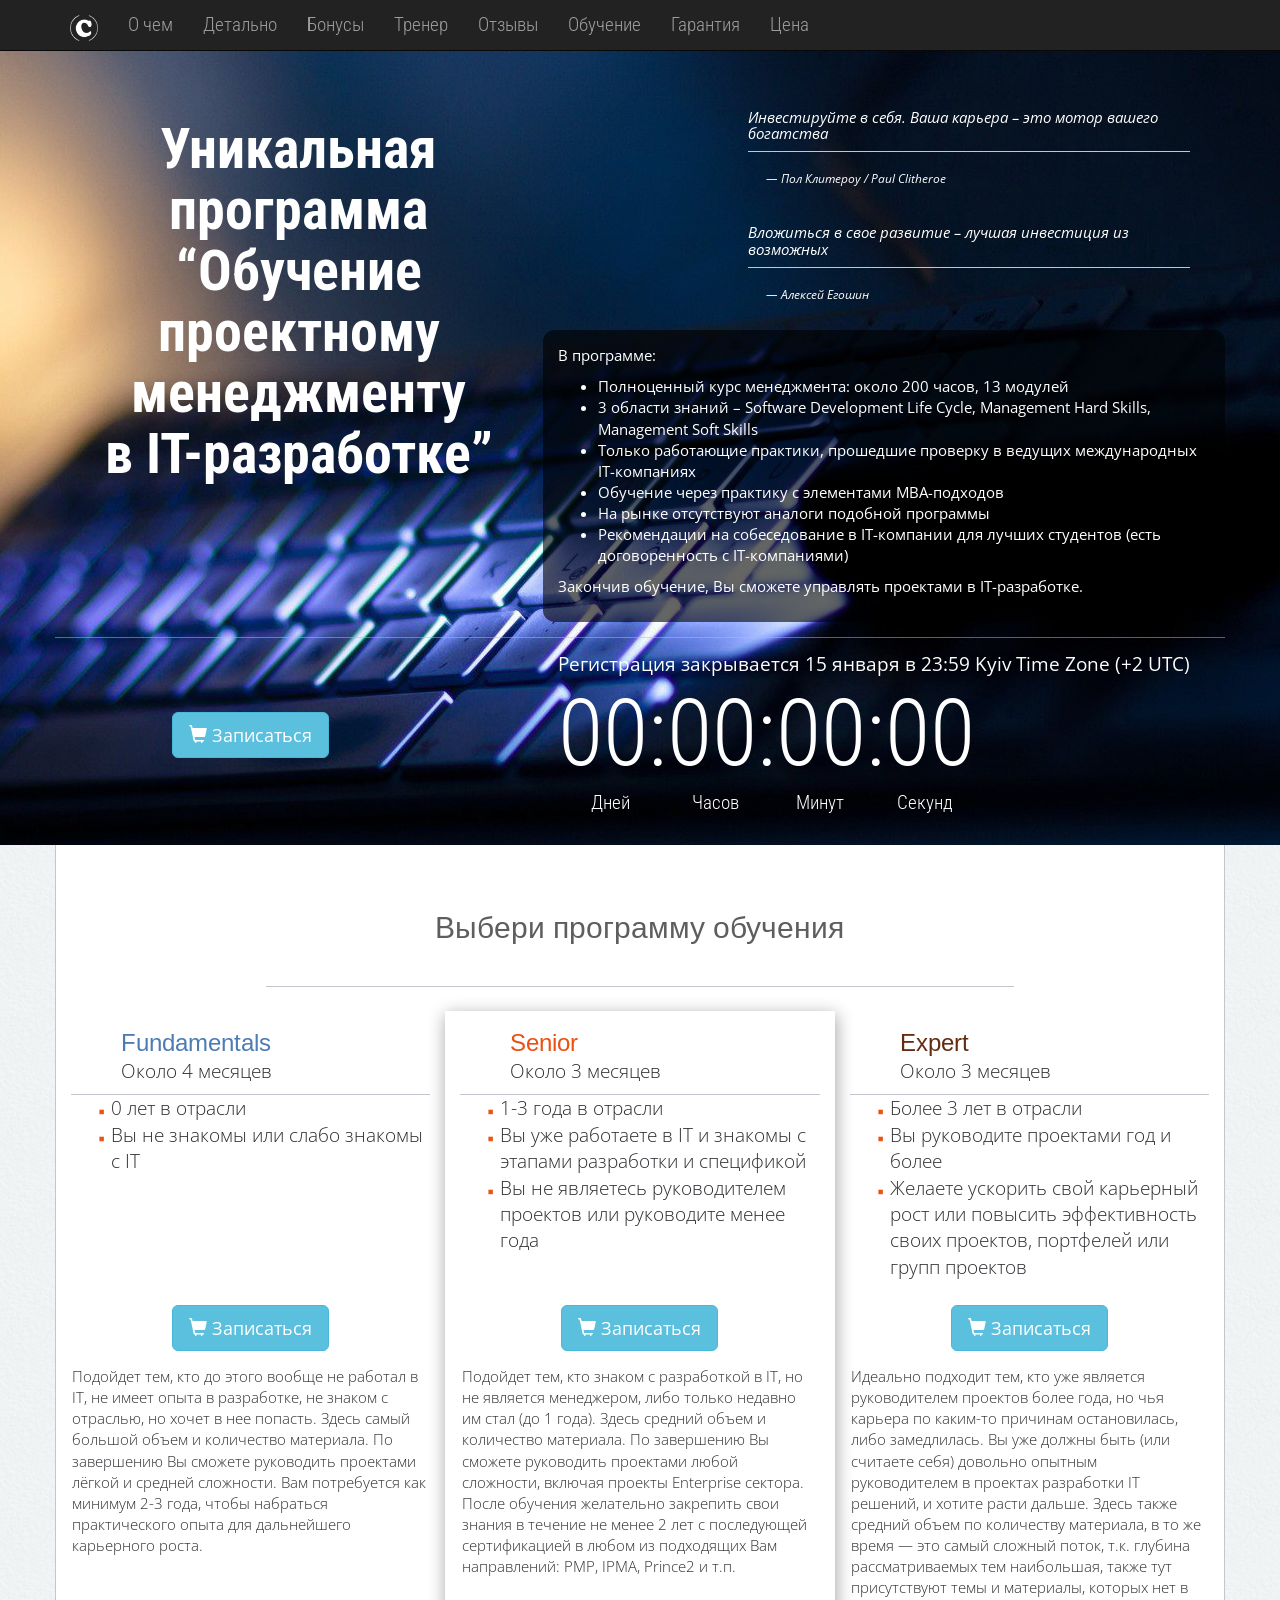
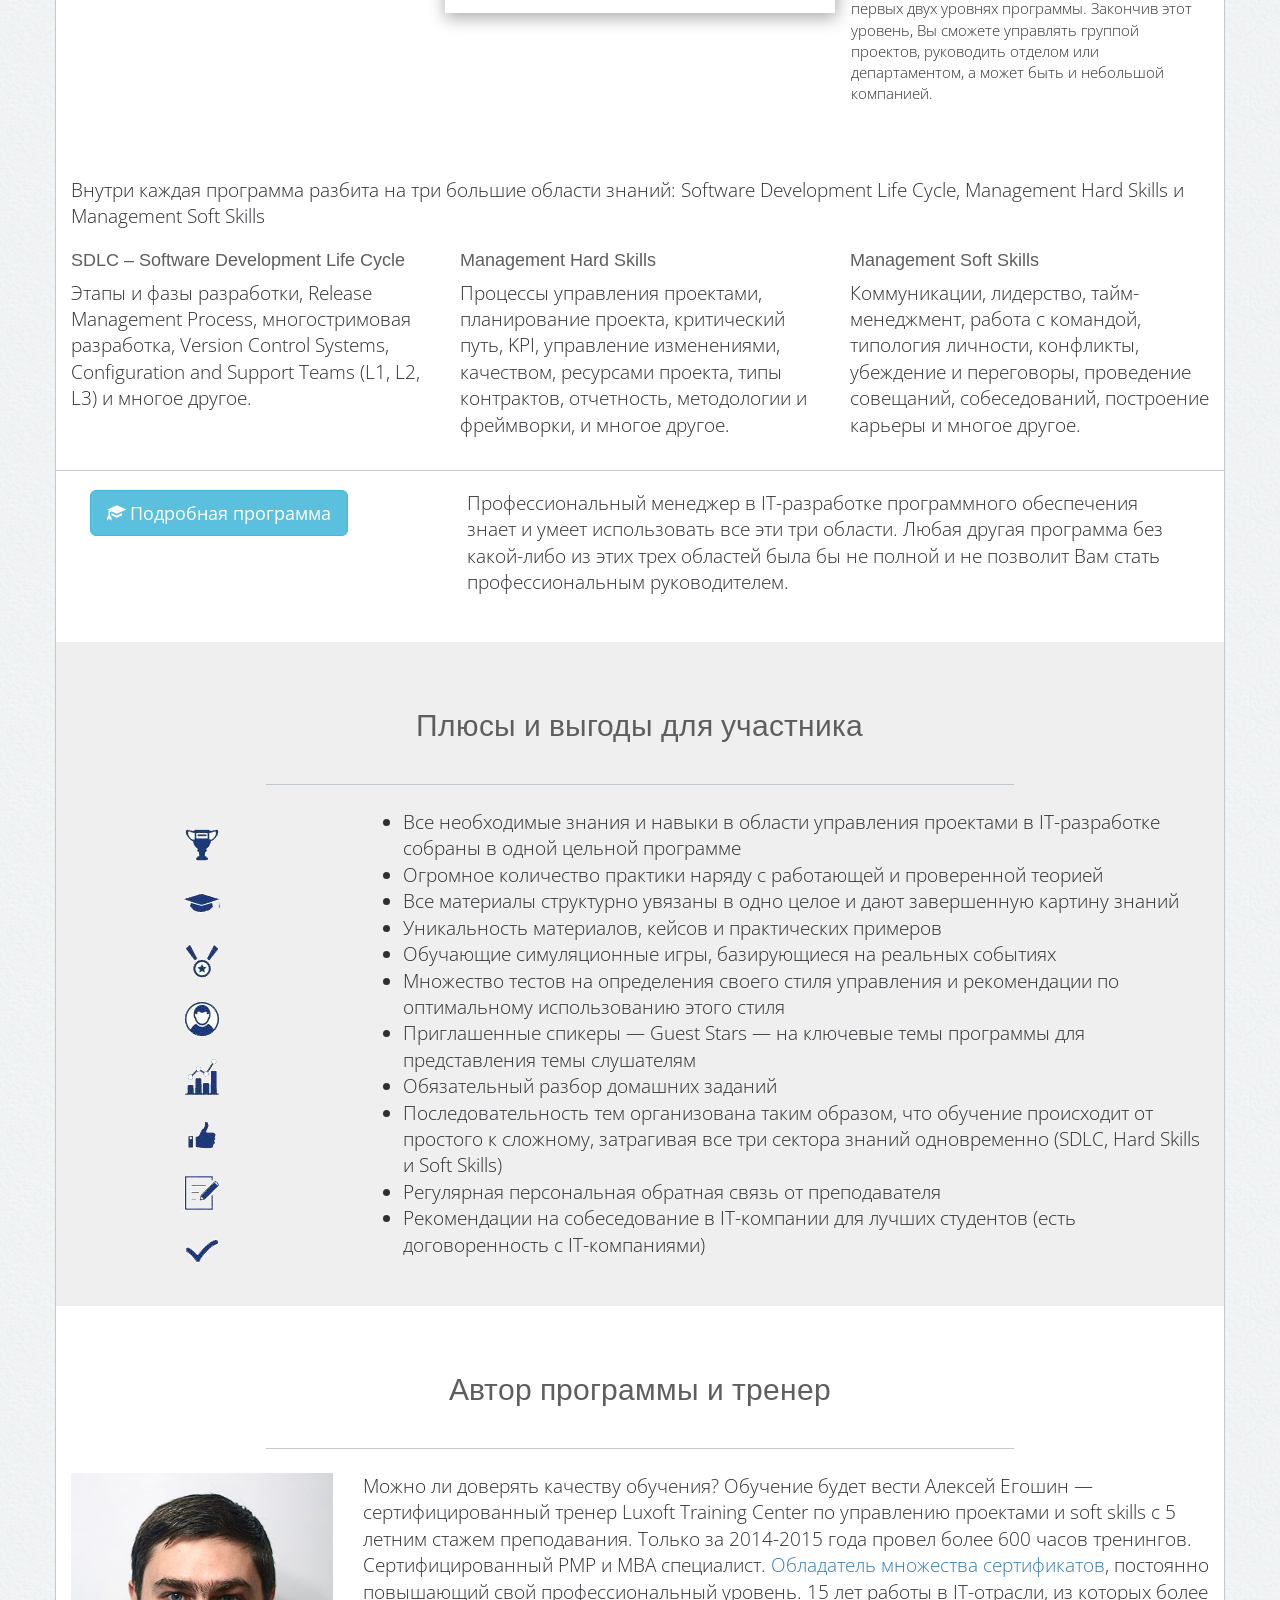
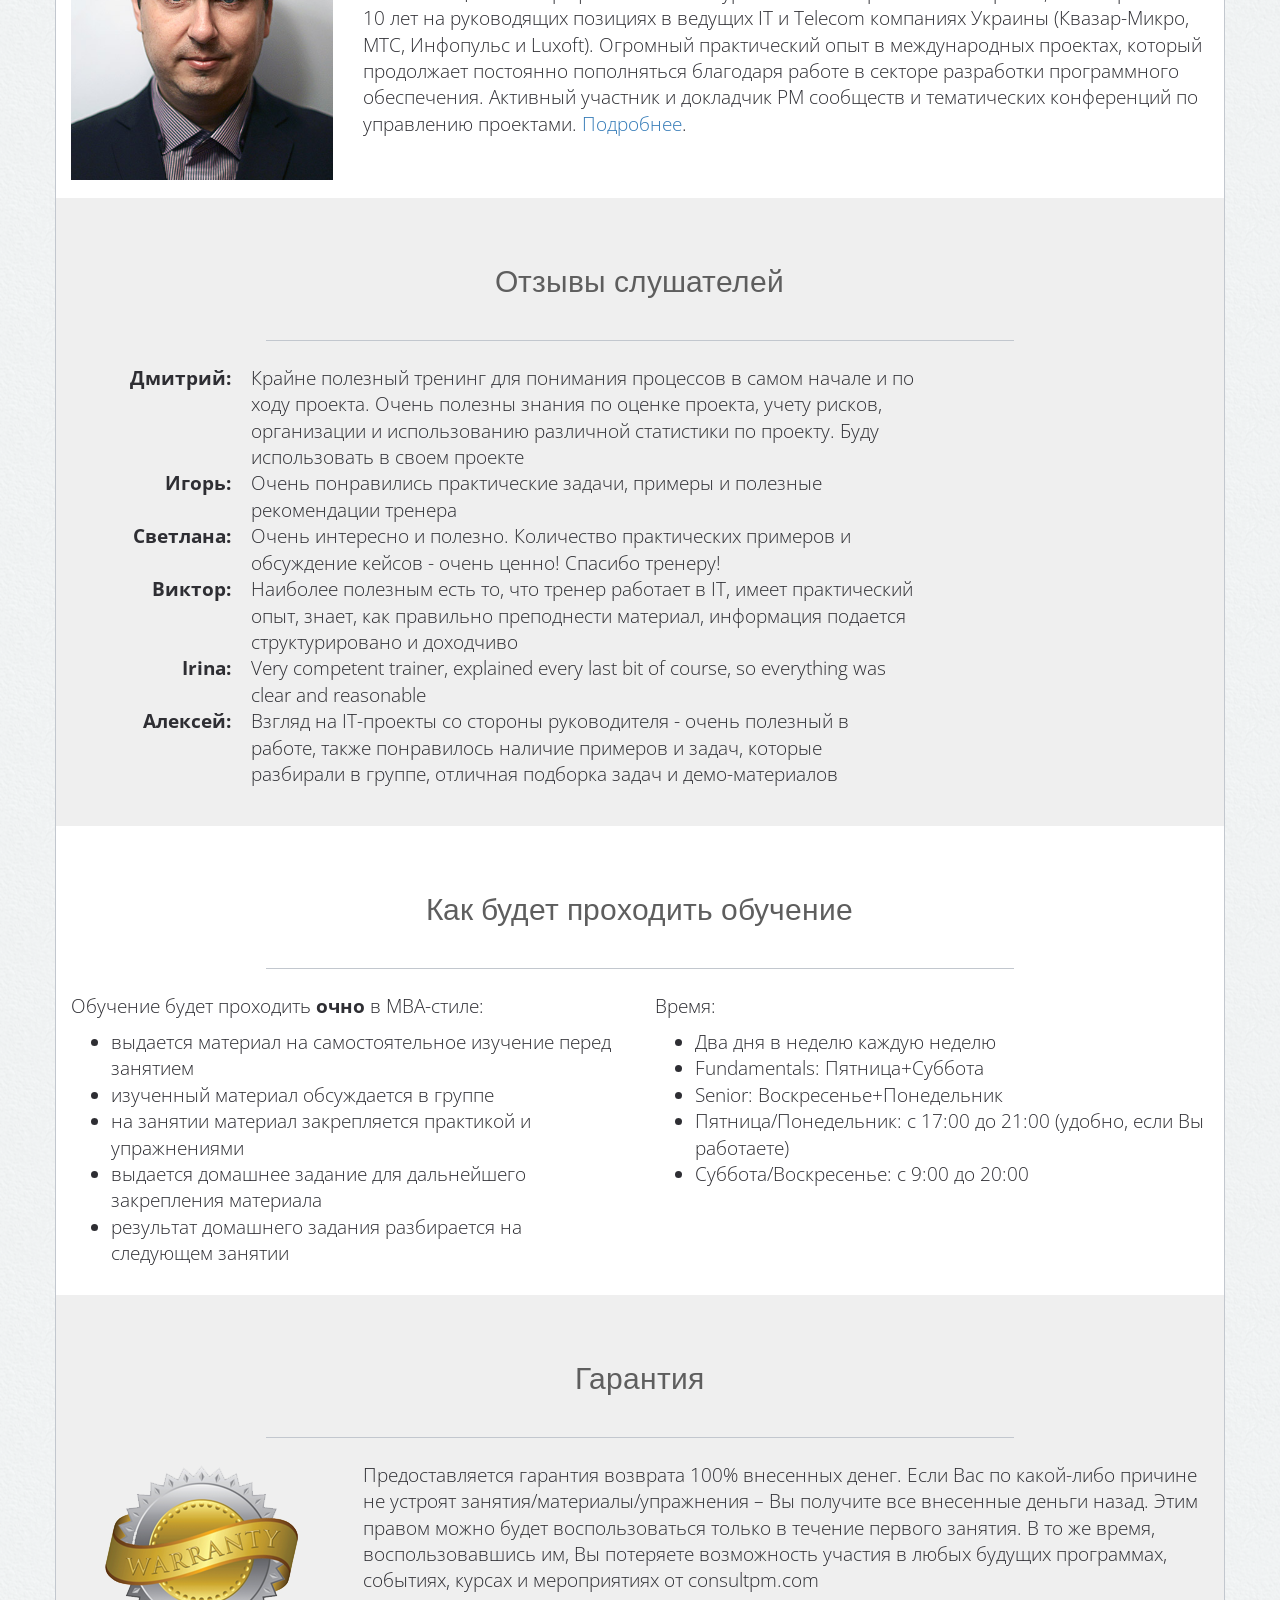
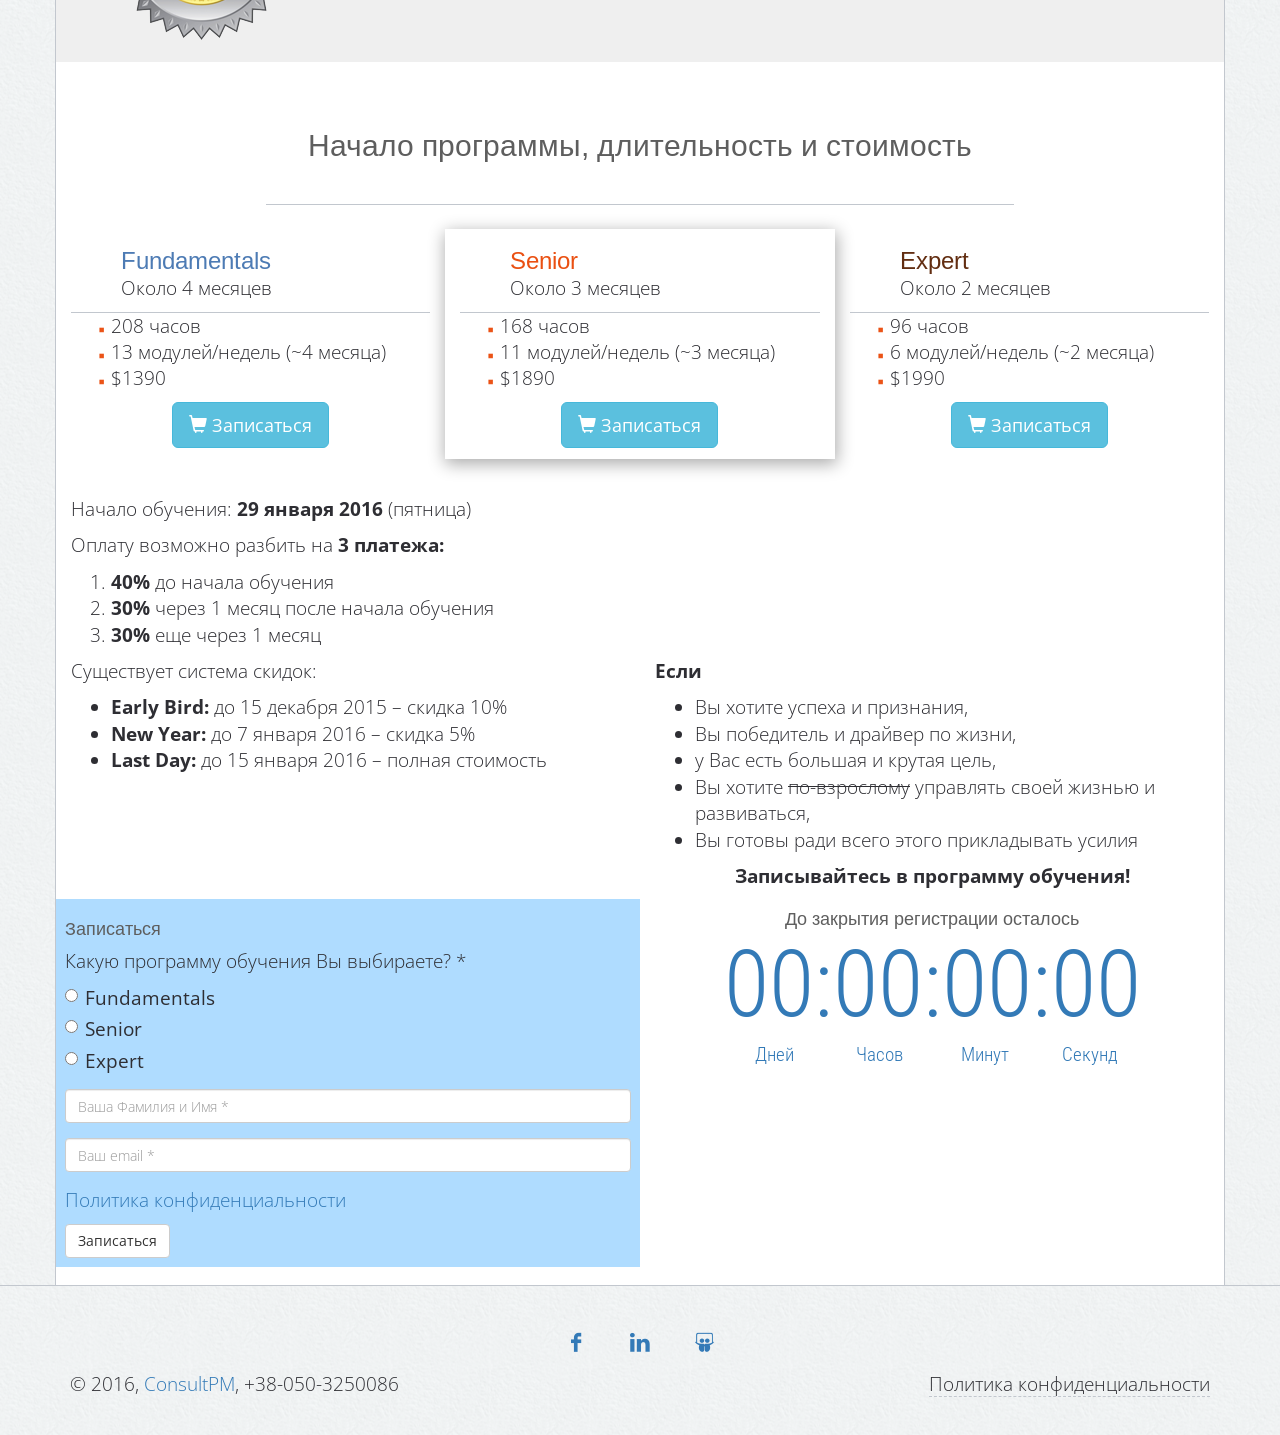
<file: public_html/index.html>
<!DOCTYPE html>
<html lang="en">
	<head>
		<meta charset="utf-8">
		<meta http-equiv="X-UA-Compatible" content="IE=edge">
		<meta name="viewport" content="width=device-width, initial-scale=1">
        <link rel="shortcut icon" href="img/favicon.ico" type="image/x-icon">
		<title>PM EDU 2016</title>
        <link href='https://fonts.googleapis.com/css?family=Arimo:400,700&subset=latin,cyrillic-ext,cyrillic' rel='stylesheet' type='text/css'>
		<link href='https://fonts.googleapis.com/css?family=Open+Sans:400,300,700&subset=latin,cyrillic,cyrillic-ext' rel='stylesheet' type='text/css'>
        <link href='https://fonts.googleapis.com/css?family=Roboto+Condensed:400,300,700&subset=latin,cyrillic,cyrillic-ext' rel='stylesheet' type='text/css'>
        <!-- Latest compiled and minified CSS -->
		<link rel="stylesheet" href="css/bootstrap.min.css">
		<link rel="stylesheet" href="css/styles.css">

		<!--[if lt IE 9]>
		<script src="https://oss.maxcdn.com/html5shiv/3.7.2/html5shiv.min.js"></script>
		<script src="https://oss.maxcdn.com/respond/1.4.2/respond.min.js"></script>
		<![endif]-->
	</head>
	<body>
		<div id="page">
			<div id="wrapper">
				<header>
					<nav class="navbar navbar-inverse navbar-fixed-top">
						<div class="container">
							<div class="navbar-header">
								<button type="button" class="navbar-toggle collapsed" data-toggle="collapse" data-target="#bs-example-navbar-collapse-1" aria-expanded="false">
									<span class="sr-only">Toggle navigation</span>
									<span class="icon-bar"></span>
									<span class="icon-bar"></span>
									<span class="icon-bar"></span>
								</button>
								<a class="navbar-brand" href="http://consultpm.com"><img src="img/logo.png" alt="ConsultPM"></a>
							</div>
							<div class="collapse navbar-collapse" id="bs-example-navbar-collapse-1">
								<ul class="nav navbar-nav scrollnav">
									<li><a href="#about">О чем</a></li>
									<li><a href="#details">Детально</a></li>
									<li><a href="#bonuses">Бонусы</a></li>
									<li><a href="#coach">Тренер</a></li>
									<li><a href="#testimonials">Отзывы</a></li>
									<li><a href="#study">Обучение</a></li>
									<li><a href="#guarantee">Гарантия</a></li>
									<li><a href="#buy">Цена</a></li>
								</ul>
							</div><!-- /.navbar-collapse -->
						</div><!-- /.container -->
					</nav>
				</header>

				<section class="about-container">
					<div class="container">
						<div class="row title">
							<div class="col-md-5"><h1>Уникальная программа <q>Обучение проектному менеджменту <br>в IT-разработке</q></h1></div>
							<div class="col-md-7">
                                <div class="row">
                                    <div class="col-md-9 col-md-offset-3">
                                        <blockquote>
                                            <p>Инвестируйте в себя. Ваша карьера – это мотор вашего богатства</p>
                                            <footer>Пол Клитероу / Paul Clitheroe</footer>
                                        </blockquote>
                                        <blockquote>
                                            <p>Вложиться в свое развитие – лучшая инвестиция из возможных</p>
                                            <footer>Алексей Егошин</footer>
                                        </blockquote>
                                    </div>
                                </div>
                                <div class="row">
                                    <div class="col-md-12 inside">
                                        <p>В программе:</p>
                                        <ul>
                                            <li>Полноценный курс менеджмента: около 200 часов, 13 модулей</li>
                                            <li>3 области знаний – Software Development Life Cycle, Management Hard Skills, Management Soft Skills</li>
                                            <li>Только работающие практики, прошедшие проверку в ведущих международных IT-компаниях</li>
                                            <li>Обучение через практику с элементами MBA-подходов</li>
                                            <li>На рынке отсутствуют аналоги подобной программы</li>
                                            <li>Рекомендации на собеседование в IT-компании для лучших студентов (есть договоренность с IT-компаниями)</li>
                                        </ul>
                                        <p>Закончив обучение, Вы сможете управлять проектами в IT-разработке.</p>
                                    </div>
                                </div>
                            </div>
						</div><!-- /.row -->
						<div class="row">
                            <div class="col-sm-4 buy-button"><a href="#registration" data-toggle="modal" data-target="#registration" class="btn btn-lg btn-info"><i class="glyphicon glyphicon-shopping-cart"></i> Записаться</a></div>
							<div class="col-md-offset-1 col-sm-7">
								<p>Регистрация закрывается 15 января в 23:59 Kyiv Time Zone (+2 UTC)</p>
                                <div class="timer">
                                    <p class="time"></p>
                                    <p class="timer-labels"><span>Дней</span><span>Часов</span><span>Минут</span><span>Секунд</span></p>
                                </div>
                            </div>
						</div><!-- /.row -->
					</div><!-- /.container -->
				</section>

				<section class="details-container">
					<div class="container">
						<div class="row">
                            <div class="col-md-8 col-md-offset-2 col-xs-12">
                                <h2 id="details">Выбери программу обучения</h2>
                            </div>
						</div><!-- /.row -->
						<div class="row study-forms">
							<div class="col-md-4 form fundamental">
								<div class="topic">
									<h3>Fundamentals</h3>
									<div class="form-label">Около 4 месяцев</div>
								</div>

								<ul>
									<li>0 лет в отрасли</li>
									<li>Вы не знакомы или слабо знакомы с IT</li>
								</ul>
								<div class="button">
									<a href="#registration" data-toggle="modal" data-target="#registration" class="btn btn-lg btn-info"><i class="glyphicon glyphicon-shopping-cart"></i> Записаться</a>
								</div>
								<div class="form-description">
									<p>Подойдет тем, кто до этого вообще не работал в IT, не имеет опыта в разработке, не знаком с отраслью, но хочет в нее попасть. Здесь самый большой объем и количество материала. По завершению Вы сможете руководить проектами лёгкой и средней сложности. Вам потребуется как минимум 2-3 года, чтобы набраться практического опыта для дальнейшего карьерного роста.</p>
								</div>
							</div>
							<div class="col-md-4 form senior">
								<div class="topic">
									<h3>Senior</h3>
									<div class="form-label">Около 3 месяцев</div>
								</div>
								<ul>
									<li>1-3 года в отрасли</li>
									<li>Вы уже работаете в IT и знакомы с этапами разработки и спецификой</li>
									<li>Вы не являетесь руководителем проектов или руководите менее года</li>
								</ul>
								<div class="button">
									<a href="#registration" data-toggle="modal" data-target="#registration" class="btn btn-lg btn-info"><i class="glyphicon glyphicon-shopping-cart"></i> Записаться</a>
								</div>
								<div class="form-description">
									<p>Подойдет тем, кто знаком с разработкой в IT, но не является менеджером, либо только недавно им стал (до 1 года). Здесь средний объем и количество материала. По завершению Вы сможете руководить проектами любой сложности, включая проекты Enterprise сектора. После обучения желательно закрепить свои знания в течение не менее 2 лет с последующей сертификацией в любом из подходящих Вам направлений: PMP, IPMA, Prince2 и т.п.</p>
								</div>
							</div>
							<div class="col-md-4 form expert">
								<div class="topic">
									<h3>Expert</h3>
									<div class="form-label">Около 3 месяцев</div>
								</div>
								<ul>
									<li>Более 3 лет в отрасли</li>
									<li>Вы руководите проектами год и более</li>
									<li>Желаете ускорить свой карьерный рост или повысить эффективность своих проектов, портфелей или групп проектов</li>
								</ul>
								<div class="button">
									<a href="#registration" data-toggle="modal" data-target="#registration" class="btn btn-lg btn-info"><i class="glyphicon glyphicon-shopping-cart"></i> Записаться</a>
								</div>
								<div class="form-description">
									<p>Идеально подходит тем, кто уже является руководителем проектов более года, но чья карьера по каким-то причинам остановилась, либо замедлилась. Вы уже должны быть (или считаете себя) довольно опытным руководителем в проектах разработки IT решений, и хотите расти дальше. Здесь также средний объем по количеству материала, в то же время — это самый сложный поток, т.к. глубина рассматриваемых тем наибольшая, также тут присутствуют темы и материалы, которых нет в первых двух уровнях программы. Закончив этот уровень, Вы сможете управлять группой проектов, руководить отделом или департаментом, а может быть и небольшой компанией.</p>
								</div>
							</div>
						</div><!-- /.row -->
						<div class="row">
                            <div class="col-md-12">
                                <p>Внутри каждая программа разбита на три большие области знаний: Software Development Life Cycle, Management Hard Skills и Management Soft Skills</p>
                            </div>
						</div><!-- /.row -->
                        <div class="row">
                            <div class="col-md-4">
                                <h4>SDLC – Software Development Life Cycle</h4>
                                <p>Этапы и фазы разработки, Release Management Process, многостримовая разработка, Version Control Systems, Configuration and Support Teams (L1, L2, L3) и многое другое.</p>
                            </div>
                            <div class="col-md-4">
                                <h4>Management Hard Skills</h4>
                                <p>Процессы управления проектами, планирование проекта, критический путь, KPI, управление изменениями, качеством, ресурсами проекта, типы контрактов, отчетность, методологии и фреймворки, и многое другое.</p>
                            </div>
                            <div class="col-md-4">
                                <h4>Management Soft Skills</h4>
                                <p>Коммуникации, лидерство, тайм-менеджмент, работа с командой, типология личности, конфликты, убеждение и переговоры, проведение совещаний, собеседований, построение карьеры и многое другое.</p>
                            </div>
                        </div><!-- /.row -->
                        <div class="row program">
                            <div class="col-md-4">
                                <button type="button" class="btn btn-info btn-lg" data-toggle="modal" data-target="#program">
                                    <i class="glyphicon glyphicon-education"></i> Подробная программа
                                </button>

                                <div class="modal fade" id="program" tabindex="-1" role="dialog" aria-labelledby="programLabel">
                                    <div class="modal-dialog" role="document">
                                        <div class="modal-content">
                                            <div class="modal-header">
                                                <button type="button" class="close" data-dismiss="modal" aria-label="Close"><span aria-hidden="true">&times;</span></button>
                                                <h4 class="modal-title" id="programLabel">Подробная структура программы обучения</h4>
                                            </div>
                                            <div class="modal-body">
                                                <p>Какие навыки Вы сможете добавить в свое резюме по окончанию обучения в программе</p>
                                                <h5>Программа «Fundamentals» и «Senior»</h5>
                                                <p>Общие названия тем в программе «Fundamentals» и «Expert», но очень разная глубина проработки материала для слушателей.</p>
                                                <p>В программе «Fundamentals» – много времени запланировано на разбор сути понятий, объяснение концепций и взаимосвязей, чтобы у слушателей сформировалось понимание и навыки, закрепляемые в дальнейшем на практике.</p>
                                                <p>В программе «Senior» расширяются темы программы «Fundamentals». Глубина разбора информации значительно больше, больше практики. Меньше теории и объяснения понятий - предполагается, что слушатели уже знают и понимают большинство вещей, имеют соответствующий опыт.</p>
                                                <h6>SDLC:</h6>
                                                <ul>
                                                    <li>Цикл Деминга, цикл Колба</li>
                                                    <li>Этапы и фазы разработки</li>
                                                    <li>Environments: DEV, QA, SIT, UAT, PROD</li>
                                                    <li>Зависимости и переходы между этапами разработки</li>
                                                    <li>Redline, Deadline, Baseline, Release, Production</li>
                                                    <li>Release Management Process</li>
                                                    <li>Высокоуровневые шаги при разработке релиза</li>
                                                    <li>Коммуникации: «Правила игры» и обработка исключительных ситуаций</li>
                                                    <li>Многостримовая разработка</li>
                                                    <li>Итерационная разработка</li>
                                                    <li>Интеграция с другими системами</li>
                                                    <li>Builds & Branching</li>
                                                    <li>Version Control Systems</li>
                                                    <li>Работа со спецификациями</li>
                                                    <li>Приоритезация требований</li>
                                                    <li>Прототипирование</li>
                                                    <li>Балансировка ресурсов</li>
                                                    <li>Configuration Team</li>
                                                    <li>Support Teams: L1, L2, L3</li>
                                                </ul>
                                                <h6>Hard Skills:</h6>
                                                <ul>
                                                    <li>Успех проекта (инвестор, заказчик, PM)</li>
                                                    <li>Цели проекта</li>
                                                    <li>SMART</li>
                                                    <li>Результаты проекта</li>
                                                    <li>Этапы, фазы, жизненный цикл проекта</li>
                                                    <li>Процессы управления проектами</li>
                                                    <li>Структуры организаций (проектная, функциональная, смешанная, …)</li>
                                                    <li>Заинтересованные стороны проекта и управление ими</li>
                                                    <li>Планирование проекта (PERT, UseCasePoints, 5 sigma, …)</li>
                                                    <li>Критический путь</li>
                                                    <li>Индексы SPI, CPI</li>
                                                    <li>Change Requests, Change Control Board</li>
                                                    <li>Работа с изменениями в проекте</li>
                                                    <li>Письменная коммуникация</li>
                                                    <li>Управление рисками/возможностями</li>
                                                    <li>SWOT, 5 Why, SSCC, Fishbone, …</li>
                                                    <li>Контроль и отчетность</li>
                                                    <li>Управление качеством</li>
                                                    <li>KPI и SLA</li>
                                                    <li>Ресурсы проекта, Configuration Management</li>
                                                    <li>Типы контрактов (FP, T&amp;M, …), затраты, P&amp;L, финансы</li>
                                                    <li>Методологии и фреймворки (Agile, Scrum, Waterfall, Kanban, …)</li>
                                                </ul>
                                                <h6>Soft Skills:</h6>
                                                <ul>
                                                    <li>Ориентация на результат</li>
                                                    <li>Доверие и прозрачность</li>
                                                    <li>Коммуникации (с заказчиком, с начальством, с командой)</li>
                                                    <li>Полномочия, ответственность</li>
                                                    <li>Лидерство</li>
                                                    <li>Тайм-менеджмент</li>
                                                    <li>Самоконтроль</li>
                                                    <li>Работа в потоке</li>
                                                    <li>Мотивация, демотивация и профвыгорание (burnout)</li>
                                                    <li>Умение выступать, проведение презентаций, elevator speech</li>
                                                    <li>Типология личности, DISC</li>
                                                    <li>Метапрограммы</li>
                                                    <li>Делегирование</li>
                                                    <li>Обратная связь</li>
                                                    <li>Наставничество</li>
                                                    <li>Встречи 1:1 (с заказчиком, с начальством, с подчиненными)</li>
                                                    <li>Принципы конструктива</li>
                                                    <li>Разрешение проблем и конфликтов, тлеющие конфликты</li>
                                                    <li>Убеждение, подстройка</li>
                                                    <li>Переговоры</li>
                                                    <li>Групповая динамика</li>
                                                    <li>Создание команды</li>
                                                    <li>Командный констркутор</li>
                                                    <li>Распределенные команды</li>
                                                    <li>Проведение совещаний</li>
                                                    <li>Проведение собеседований</li>
                                                    <li>Компетентность, интерес</li>
                                                    <li>Оценка производительности подчиненных (appraisals)</li>
                                                </ul>
                                                <h5>Программа «Expert»</h5>
                                                <p>В программу «Expert» входит также все самое важное из программы уровня «Senior»</p>
                                                <h6>SDLC:</h6>
                                                <ul>
                                                    <li>Экзотические SDLC</li>
                                                </ul>
                                                <h6>Hard Skills:</h6>
                                                <ul>
                                                    <li>Жизненный цикл компании/департамента/подразделения</li>
                                                    <li>Управление группой проектов (портфелем, программой)</li>
                                                    <li>Виды/варианты приоритезации задач</li>
                                                    <li>Управление персоналом, backfill, ramp-up, ramp-down, forecasting, …</li>
                                                    <li>Теория Минцберга для огранизаций</li>
                                                    <li>Проведение аудитов проектов</li>
                                                    <li>Проект как сервис и сервис как проект</li>
                                                </ul>
                                                <h6>Soft Skills:</h6>
                                                <ul>
                                                    <li>Власть, влияние</li>
                                                    <li>Стресс, работа со стрессом</li>
                                                    <li>Унылая работа</li>
                                                    <li>Идеальный руководитель (типология Адизеса)</li>
                                                    <li>Манипуляции</li>
                                                    <li>Жесткие переговоры</li>
                                                    <li>Работа с заказчиком, продажи</li>
                                                    <li>Превращение сложного заказчика в адекватного</li>
                                                    <li>Сервисный подход</li>
                                                    <li>Межкультурные различия</li>
                                                    <li>Коучинг, менторинг и развитие сотрудников</li>
                                                    <li>Миссия, видение</li>
                                                    <li>Ценности, этика, этика веры</li>
                                                    <li>Построение карьеры</li>
                                                    <li>Управление организационными изменениями</li>
                                                </ul>
                                            </div>
                                        </div>
                                    </div>
                                </div><!-- /.modal -->

                            </div>
                            <div class="col-md-8">
                                <p>Профессиональный менеджер в IT-разработке программного обеспечения знает и умеет использовать все эти три области. Любая другая программа без какой-либо из этих трех областей была бы не полной и не позволит Вам стать профессиональным руководителем.</p>
                            </div>
                        </div><!-- /.row -->
					</div><!-- /.container -->
				</section>

				<section class="bonuses-container">
					<div class="container">
                        <div class="row">
                            <div class="col-md-8 col-md-offset-2 col-xs-12">
                                <h2 id="bonuses">Плюсы и выгоды для участника</h2>
                            </div>
                        </div><!-- /.row -->
                        <div class="row">
                            <div class="col-sm-3 images hidden-xs">
                                <i class="icon"></i>
                                <i class="icon"></i>
                                <i class="icon"></i>
                                <i class="icon"></i>
                                <i class="icon"></i>
                                <i class="icon"></i>
                                <i class="icon"></i>
                                <i class="icon"></i>
                            </div>
                            <div class="col-sm-9 col-xs-12">
                                <ul>
                                    <li>Все необходимые знания и навыки в области управления проектами в IT-разработке собраны в одной цельной программе</li>
                                    <li>Огромное количество практики наряду с работающей и проверенной теорией</li>
                                    <li>Все материалы структурно увязаны в одно целое и дают завершенную картину знаний</li>
                                    <li>Уникальность материалов, кейсов и практических примеров</li>
                                    <li>Обучающие симуляционные игры, базирующиеся на реальных событиях</li>
                                    <li>Множество тестов на определения своего стиля управления и рекомендации по оптимальному использованию этого стиля</li>
                                    <li>Приглашенные спикеры — Guest Stars — на ключевые темы программы для представления темы слушателям</li>
                                    <li>Обязательный разбор домашних заданий</li>
                                    <li>Последовательность тем организована таким образом, что обучение происходит от простого к сложному, затрагивая все три сектора знаний одновременно (SDLC, Hard Skills и Soft Skills)</li>
                                    <li>Регулярная персональная обратная связь от преподавателя</li>
                                    <li>Рекомендации на собеседование в IT-компании для лучших студентов (есть договоренность с IT-компаниями)</li>
                                </ul>
                            </div>
                        </div><!-- /.row -->
					</div>
				</section>

				<section class="coach-container">
					<div class="container">
                        <div class="row">
                            <div class="col-md-8 col-md-offset-2 col-xs-12">
                                <h2 id="coach">Автор программы и тренер</h2>
                            </div>
                        </div><!-- /.row -->
                        <div class="row">
							<div class="col-xs-12 col-sm-3 photo-coach"><img src="img/coach.jpg" alt="Coach" class="img-responsive" /></div>
                            <div class="col-xs-12 col-sm-9">
                                <p>Можно ли доверять качеству обучения? Обучение будет вести Алексей Егошин &mdash; сертифицированный тренер Luxoft Training Center по управлению проектами и soft skills с 5 летним стажем преподавания. Только за 2014-2015 года провел более 600 часов тренингов. Сертифицированный PMP и MBA специалист. <a href="https://drive.google.com/folderview?id=0B0EfTeQW1vKKWmQ3RWpvZ3Z3WlU&usp=sharing">Обладатель множества сертификатов</a>, постоянно повышающий свой профессиональный уровень. 15 лет работы в IT-отрасли, из которых более 10 лет на руководящих позициях в ведущих IT и Telecom компаниях Украины (Квазар-Микро, MTC, Инфопульс и Luxoft). Огромный практический опыт в международных проектах, который продолжает постоянно пополняться благодаря работе в секторе разработки программного обеспечения. Активный участник и докладчик PM сообществ и тематических конференций по управлению проектами. <a href="http://consultpm.com/about/">Подробнее</a>.</p>
                            </div>
                        </div><!-- /.row -->
					</div>
				</section>

				<section class="testimonials-container">
					<div class="container">
                        <div class="row">
                            <div class="col-md-8 col-md-offset-2 col-xs-12">
                                <h2 id="testimonials">Отзывы слушателей</h2>
                            </div>
                        </div><!-- /.row -->
                        <div class="row">
                            <div class="col-md-9">
                                <dl class="dl-horizontal">
                                    <dt>Дмитрий:</dt>
                                    <dd>Крайне полезный тренинг для понимания процессов в самом начале и по ходу проекта. Очень полезны знания по оценке проекта, учету рисков, организации и использованию различной статистики по проекту. Буду использовать в своем проекте</dd>
                                    <dt>Игорь:</dt>
                                    <dd>Очень понравились практические задачи, примеры и полезные рекомендации тренера</dd>
                                    <dt>Светлана:</dt>
                                    <dd>Очень интересно и полезно. Количество практических примеров и обсуждение кейсов - очень ценно! Спасибо тренеру!</dd>
                                    <dt>Виктор:</dt>
                                    <dd>Наиболее полезным есть то, что тренер работает в IT, имеет практический опыт, знает, как правильно преподнести материал, информация подается структурировано и доходчиво</dd>
                                    <dt>Irina:</dt>
                                    <dd>Very competent trainer, explained every last bit of course, so everything was clear and reasonable</dd>
                                    <dt>Алексей:</dt>
                                    <dd>Взгляд на IT-проекты со стороны руководителя - очень полезный в работе, также понравилось наличие примеров и задач, которые разбирали в группе, отличная подборка задач и демо-материалов</dd>
                                </dl>
                            </div>
                            <div class="col-md-3"></div>
                        </div><!-- /.row -->
					</div>
				</section>

				<section class="study-container">
					<div class="container">
                        <div class="row">
                            <div class="col-md-8 col-md-offset-2 col-xs-12">
                                <h2 id="study">Как будет проходить обучение</h2>
                            </div>
                        </div><!-- /.row -->
                        <div class="row">
                            <div class="col-md-6">
                                <p>Обучение будет проходить <strong>очно</strong> в MBA-стиле:</p>
				<ul>
                                    <li>выдается материал на самостоятельное изучение перед занятием</li>
                                    <li>изученный материал обсуждается в группе</li>
                                    <li>на занятии материал закрепляется практикой и упражнениями</li>
                                    <li>выдается домашнее задание для дальнейшего закрепления материала</li>
                                    <li>результат домашнего задания разбирается на следующем занятии</li>
                                </ul>
                            </div>
                            <div class="col-md-6">
                                <p>Время:</p>
                                <ul>
                                    <li>Два дня в неделю каждую неделю</li>
                                    <li>Fundamentals: Пятница+Суббота</li>
                                    <li>Senior: Воскресенье+Понедельник</li>
                                    <li>Пятница/Понедельник: с 17:00 до 21:00 (удобно, если Вы работаете)</li>
                                    <li>Суббота/Воскресенье: с 9:00 до 20:00</li>
                                </ul>
                            </div>
                        </div>
					</div>
				</section>

				<section class="guarantee-container">
					<div class="container">
                        <div class="row">
							<div class="col-md-8 col-md-offset-2 col-xs-12">
								<h2 id="guarantee">Гарантия</h2>
                            </div>
                        </div><!-- /.row -->
                        <div class="row">
                            <div class="col-md-3 hidden-xs"><img src="img/warranty.png" alt="Гарантия" class="img-responsive"></div>
                            <div class="col-md-9 col-xs-12">
								<p>Предоставляется гарантия возврата 100% внесенных денег. Если Вас по какой-либо причине не устроят занятия/материалы/упражнения – Вы получите все внесенные деньги назад. Этим правом можно будет воспользоваться только в течение первого занятия. В то же время, воспользовавшись им, Вы потеряете возможность участия в любых будущих программах, событиях, курсах и мероприятиях от consultpm.com</p>
							</div>
                        </div><!-- /.row -->
					</div>
				</section>

				<section class="buy-container">
					<div class="container">
                        <div class="row">
                            <div class="col-md-8 col-md-offset-2 col-xs-12">
                                <h2 id="buy">Начало программы, длительность и стоимость</h2>
                            </div>
                        </div><!-- /.row -->
                        <div class="row study-forms study-prices">
							<div class="col-md-4 form fundamental">
								<div class="topic">
									<h3>Fundamentals</h3>
									<div class="form-label">Около 4 месяцев</div>
								</div>
								<ul>
									<li>208 часов</li>
									<li>13 модулей/недель (~4 месяца)</li>
                                    <li class="price"><span class="currency">$</span>1390</li>
								</ul>
								<div class="button">
									<a href="#registration" data-toggle="modal" data-target="#registration" class="btn btn-lg btn-info"><i class="glyphicon glyphicon-shopping-cart"></i> Записаться</a>
								</div>
							</div>
							<div class="col-md-4 form senior">
								<div class="topic">
									<h3>Senior</h3>
									<div class="form-label">Около 3 месяцев</div>
								</div>
								<ul>
									<li>168 часов</li>
									<li>11 модулей/недель (~3 месяца)</li>
                                    <li class="price"><span class="currency">$</span>1890</li>
								</ul>
								<div class="button">
									<a href="#registration" data-toggle="modal" data-target="#registration" class="btn btn-lg btn-info"><i class="glyphicon glyphicon-shopping-cart"></i> Записаться</a>
								</div>
							</div>
							<div class="col-md-4 form expert">
								<div class="topic">
									<h3>Expert</h3>
									<div class="form-label">Около 2 месяцев</div>
								</div>
								<ul>
									<li>96 часов</li>
									<li>6 модулей/недель (~2 месяца)</li>
                                    <li class="price"><span class="currency">$</span>1990</li>
								</ul>
								<div class="button">
									<a href="#registration" data-toggle="modal" data-target="#registration" class="btn btn-lg btn-info"><i class="glyphicon glyphicon-shopping-cart"></i> Записаться</a>
								</div>
							</div>
						</div><!-- /.row -->
                        <div class="row">
                            <div class="col-md-6">
                                <p>Начало обучения: <strong>29 января 2016</strong> (пятница)</p>
                                <p>Оплату возможно разбить на <strong>3 платежа:</strong></p>
                                <ol>
                                    <li><strong>40%</strong> до начала обучения</li>
                                    <li><strong>30%</strong> через 1 месяц после начала обучения</li>
                                    <li><strong>30%</strong> еще через 1 месяц</li>
                                </ol>
                            </div>
                        </div><!-- /.row -->
                        <div class="row">
                            <div class="col-md-6">
								<p>Существует система скидок:</p>
                                <ul>
                                    <li><strong>Early Bird:</strong> до 15 декабря 2015 – скидка 10%</li>
                                    <li><strong>New Year:</strong> до 7 января 2016 – скидка 5%</li>
                                    <li><strong>Last Day:</strong> до 15 января 2016 – полная стоимость</li>
                                </ul>
                            </div>
                            <div class="col-md-6">
                                <p><strong>Если</strong></p>
                                <ul>
                                    <li>Вы хотите успеха и признания,</li>
                                    <li>Вы победитель и драйвер по жизни,</li>
                                    <li>у Вас есть большая и крутая цель,</li>
                                    <li>Вы хотите <del>по-взрослому</del> управлять своей жизнью и развиваться,</li>
                                    <li>Вы готовы ради всего этого прикладывать усилия</li>
                                </ul>
                                <p style="text-align: center;"><strong>Записывайтесь в программу обучения!</strong></p>
                            </div>
                        </div><!-- /.row -->


                        <div class="modal fade" id="registration" tabindex="-1" role="dialog" aria-labelledby="registrationLabel">
                            <div class="modal-dialog" role="document">
                                <div class="modal-content">
                                    <div class="modal-header">
                                        <button type="button" class="close" data-dismiss="modal" aria-label="Close"><span aria-hidden="true">&times;</span></button>
                                        <h4 class="modal-title" id="registrationLabel">Записаться</h4>
                                    </div>
                                    <div class="modal-body">
                                        <script type="text/javascript">var submitted=false;</script>
                                        <iframe name="hidden_iframe" id="hidden_iframe" style="display:none;" onload="if(submitted) {window.location='http://consultpm.com/pm-edu-2016-ok/';}"></iframe>
                                        <form action="https://docs.google.com/forms/d/1lBZnFWBMQSJCMZlx8y6TyPIdC0F6PXB8tbc-U1rdu68/formResponse" method="post" target="hidden_iframe" onsubmit="submitted=true;" class="reg-form">
                                            <div class="form-group">
                                                <p>Какую программу обучения Вы выбираете? *</p>
                                                <div class="radio"><label><input type="radio" name="entry.134836639" value="Fundamental" required>Fundamentals</label></div>
                                                <div class="radio"><label><input type="radio" name="entry.134836639" value="Senior" required>Senior</label></div>
                                                <div class="radio"><label><input type="radio" name="entry.134836639" value="Expert" required>Expert</label></div>
                                            </div>
                                            <div class="form-group">
                                                <input type="text" class="form-control" name="entry.1970786522" placeholder="Ваша Фамилия и Имя *" required>
                                            </div>
                                            <div class="form-group">
                                                <input type="email" class="form-control" name="entry.442792320" placeholder="Ваш email *" required>
                                            </div>
                                            <p><a href="#policy"  data-toggle="modal" data-target="#policy">Политика конфиденциальности</a></p>
                                            <button type="submit" class="btn btn-default">Записаться</button>
                                        </form>
                                    </div>
                                </div>
                            </div>
                        </div><!-- /.modal -->


                        <div class="row">
                            <div class="col-md-6 hidden-xs registration">
                                <h4>Записаться</h4>
                                <script type="text/javascript">var submitted=false;</script>
                                <iframe name="hidden_iframe2" id="hidden_iframe2" style="display:none;" onload="if(submitted) {window.location='http://consultpm.com/pm-edu-2016-ok/';}"></iframe>
                                <form action="https://docs.google.com/forms/d/1lBZnFWBMQSJCMZlx8y6TyPIdC0F6PXB8tbc-U1rdu68/formResponse" method="post" target="hidden_iframe2" onsubmit="submitted=true;" class="reg-form">
                                    <div class="form-group">
                                        <p>Какую программу обучения Вы выбираете? *</p>
                                        <div class="radio"><label><input type="radio" name="entry.134836639" value="Fundamental" required>Fundamentals</label></div>
                                        <div class="radio"><label><input type="radio" name="entry.134836639" value="Senior" required>Senior</label></div>
                                        <div class="radio"><label><input type="radio" name="entry.134836639" value="Expert" required>Expert</label></div>
                                    </div>
                                    <div class="form-group">
                                        <input type="text" class="form-control" name="entry.1970786522" placeholder="Ваша Фамилия и Имя *" required>
                                    </div>
                                    <div class="form-group">
                                        <input type="email" class="form-control" name="entry.442792320" placeholder="Ваш email *" required>
                                    </div>
                                    <p><a href="#policy" data-toggle="modal" data-target="#policy">Политика конфиденциальности</a></p>
                                    <button type="submit" class="btn btn-default">Записаться</button>
                                </form>
                            </div>
                            <div class="col-md-6 bottom-timer">
                                <h4>До закрытия регистрации осталось</h4>
                                <div class="timer text-primary">
                                    <p class="time"></p>
                                    <p class="timer-labels"><span>Дней</span><span>Часов</span><span>Минут</span><span>Секунд</span></p>
                                </div>
                            </div>
                        </div><!-- /.row -->
					</div>
				</section>

                <footer>
					<div class="container">
						<div class="row">
							<div class="col-md-4 col-md-offset-4 social">
								<a href="https://fb.com/consultpm"><span class="fontello">&#xe801;</span><em>Facebook</em></a>
                                <a href="https://ua.linkedin.com/in/oleksiyyegoshyn"><span class="fontello">&#xe800;</span><em>LinkedIn</em></a>
								<a href="http://www.slideshare.net/alexeyegoshin777"><span class="fontello">&#xe803;</span><em>Slideshare</em></a>
							</div>
						</div>
                        <div class="row">
                            <div class="col-md-6">
                                &copy; 2016, <a href="http://consultpm.com/">ConsultPM</a>, +38-050-3250086
                            </div>
                            <div class="col-md-6 policy-link">
                                <p><a href="#policy"  data-toggle="modal" data-target="#policy">Политика конфиденциальности</a></p>
                            </div>

                            <div class="modal fade" id="policy" tabindex="-1" role="dialog" aria-labelledby="policyLabel">
                                <div class="modal-dialog" role="document">
                                    <div class="modal-content">
                                        <div class="modal-header">
                                            <button type="button" class="close" data-dismiss="modal" aria-label="Close"><span aria-hidden="true">&times;</span></button>
                                            <h4 class="modal-title" id="policyLabel">Политика конфиденциальности</h4>
                                        </div>
                                        <div class="modal-body">
                                            <h4>Политика конфиденциальности</h4>
                                            <p>Ваша конфиденциальность очень важна для нас. Мы хотим, чтобы Ваша работа в Интернет по возможности была максимально приятной и полезной, и Вы совершенно спокойно использовали широчайший спектр информации, инструментов и возможностей, которые предлагает Интернет.</p>
                                            <p>Личная информация Членов, собранная при регистрации (или в любое другое время) преимущественно используется для подготовки Продуктов или Услуг в соответствии с Вашими потребностями. Ваша информация не будет передана или продана третьим сторонам. Однако мы можем частично раскрывать личную информацию в особых случаях, описанных в «Согласии с рассылкой»</p>
                                            <h5>Какие данные собираются на сайте</h5>
                                            <p>При добровольной регистрации вы отправляете свое Имя и E-mail через форму регистрации.</p>
                                            <h5>С какой целью собираются эти данные</h5>
                                            <p>Имя используется для обращения лично к вам, а ваш e-mail для отправки вам писем рассылок, новостей тренинга, полезных материалов, коммерческих предложений.</p>
                                            <p>Ваши имя и e-mail не передаются третьим лицам, ни при каких условиях кроме случаев, связанных с исполнением требований законодательства. Ваше имя и e-mail на защищенных серверах сервиса getresponse.com и используются в соответствии с его политикой конфиденциальности.</p>
                                            <p>Вы можете отказаться от получения писем рассылки и удалить из базы данных свои контактные данные в любой момент, кликнув на ссылку для отписки, присутствующую в каждом письме.</p>
                                            <h5>Как эти данные используются</h5>
                                            <p>На сайте <a href="http://www.consultpm.com">www.consultpm.com</a> используются куки (Cookies) и данные о посетителях сервиса Google Analytics.</p>
                                            <p>При помощи этих данных собирается информация о действиях посетителей на сайте с целью улучшения его содержания, улучшения функциональных возможностей сайта и, как следствие, создания качественного контента и сервисов для посетителей.</p>
                                            <p>Вы можете в любой момент изменить настройки своего браузера так, чтобы браузер блокировал все файлы cookie или оповещал об отправке этих файлов. Учтите при этом, что некоторые функции и сервисы не смогут работать должным образом.</p>
                                            <h5>Как эти данные защищаются</h5>
                                            <p>Для защиты Вашей личной информации мы используем разнообразные административные, управленческие и технические меры безопасности. Наша Компания придерживается различных международных стандартов контроля, направленных на операции с личной информацией, которые включают определенные меры контроля по защите информации, собранной в Интернет.</p>
                                            <p>Наших сотрудников обучают понимать и выполнять эти меры контроля, они ознакомлены с нашим Уведомлением о конфиденциальности, нормами и инструкциями.</p>
                                            <p>Тем не менее, несмотря на то, что мы стремимся обезопасить Вашу личную информацию, Вы тоже должны принимать меры, чтобы защитить ее.</p>
                                            <p>Мы настоятельно рекомендуем Вам принимать все возможные меры предосторожности во время пребывания в Интернете. Организованные нами услуги и веб-сайты предусматривают меры по защите от утечки, несанкционированного использования и изменения информации, которую мы контролируем. Несмотря на то, что мы делаем все возможное, чтобы обеспечить целостность и безопасность своей сети и систем, мы не можем гарантировать, что наши меры безопасности предотвратят незаконный доступ к этой информации хакеров сторонних организаций.</p>
                                            <p>В случае изменения данной политики конфиденциальности вы сможете прочитать об этих изменениях на этой странице или, в особых случаях, получить уведомление на свой e-mail.</p>
                                        </div>
                                    </div>
                                </div>
                            </div><!-- /.modal -->

                        </div>
					</div>
                </footer>
			</div><!-- /#wrapper-->
		</div><!-- /#page -->
		<!-- jQuery (necessary for Bootstrap's JavaScript plugins) -->
		<script src="https://ajax.googleapis.com/ajax/libs/jquery/1.11.3/jquery.min.js"></script>
		<!-- Latest compiled and minified JavaScript -->
		<script src="js/bootstrap.min.js"></script>
		<script src="js/jquery.countdownTimer.min.js"></script>
        <script src="js/scripts.js"></script>

<!-- Yandex.Metrika counter -->
<script type="text/javascript">
(function (d, w, c) {
    (w[c] = w[c] || []).push(function() {
        try {
            w.yaCounter21000805 = new Ya.Metrika({id:21000805,
                    webvisor:true});
        } catch(e) { }
    });

    var n = d.getElementsByTagName("script")[0],
        s = d.createElement("script"),
        f = function () { n.parentNode.insertBefore(s, n); };
    s.type = "text/javascript";
    s.async = true;
    s.src = (d.location.protocol == "https:" ? "https:" : "http:") + "//mc.yandex.ru/metrika/watch.js";

    if (w.opera == "[object Opera]") {
        d.addEventListener("DOMContentLoaded", f, false);
    } else { f(); }
})(document, window, "yandex_metrika_callbacks");
</script>
<noscript><div><img src="//mc.yandex.ru/watch/21000805" style="position:absolute; left:-9999px;" alt="" /></div></noscript>
<!-- /Yandex.Metrika counter -->

	</body>
</html>
</file>
<file: public_html/css/styles.css>
/*
    Created on : Dec 18, 2015, 10:33:54 AM
    Author     : andriypilipenko
*/

/* Fonts */
body {
    font-family: 'Open Sans', sans-serif;
    color: #2E2E33;
    font-weight: 300;
    font-size: 185%;
}
h1, h2, h3, h4, h5, h6 {
    font-family: 'Arimo', sans-serif;
    color: #5e5e5e;
}

@font-face {
  font-family: 'fontello';
  src: url('../fonts/fontello.eot?68991087');
  src: url('../fonts/fontello.eot?68991087#iefix') format('embedded-opentype'),
       url('../fonts/fontello.woff?68991087') format('woff'),
       url('../fonts/fontello.ttf?68991087') format('truetype'),
       url('../fonts/fontello.svg?68991087#fontello') format('svg');
  font-weight: normal;
  font-style: normal;
}
.fontello {
	font-family: 'fontello';
}

/* Layout */
#wrapper {
	background: url(../img/handmadepaper.png) center center repeat #ffffff;
}
section .container {
	border-left: 1px solid #C2C7CE;
	border-right: 1px solid #C2C7CE;
	padding-top: 1em;
	padding-bottom: 1em;
	background: #ffffff;
}
section:nth-child(even) .container {
	background: #efefef;
}
section h2 {
    padding: 0.6em 0 1.4em 0;
    text-align: center;
    margin: 1em 0 0.8em;
    border-bottom: 1px solid #C2C7CE;
}
nav.navbar {
    font-family: 'Roboto Condensed', sans-serif;
    font-weight: 300;
}
.modal p, .modal li {
    font-size: 0.75em;
}

/* About */
.about-container {
    padding-top: 80px;
    background: url(../img/about_bg.png) -562px -236px no-repeat #0C2D54;
    color: #ffffff;
    font-weight: 400;
}
.about-container .inside {
    background-color: rgba(0,0,0,0.6);
    padding-top: 1.0em;
    padding-bottom: 1.0em;
    border-radius: 0.8em;
}
section.about-container .container {
	background: none;
	border: none;
}
.about-container h1 {
    font-weight: 700;
    color: inherit;
    font-size: 3em;
    font-family: 'Roboto Condensed', sans-serif;
    text-align: center;
}
.about-container blockquote {
    font-style: italic;
    font-size: 0.8em;
    border: none;
    line-height: 1.1em;
    margin: 0;
}
.about-container blockquote footer {
    color: inherit;
}
.about-container .inside {
    font-size: 0.8em;
}
.about-container .title {
    margin-bottom: .7em;
    border-bottom: 1px solid rgba(186, 183, 230, 0.5);
    padding-bottom: .8em;
}
.about-container .buy-button {
    padding: 3.3em 0;
    text-align: center;
}

/* Timer */
.timer {
    font-weight: 300;
    font-family: 'Roboto Condensed', sans-serif;
}
.timer .time {
    font-size: 5em;
    line-height: 1em;
}
.timer .timer-labels span {
    display: inline-block;
    width: 105px;
    text-align: center;
}
.bottom-timer {
    text-align: center;
}

/* Learning forms */
.topic {
	background-repeat: no-repeat;
	padding-left: 50px;
    border-bottom: 1px solid #C2C7CE;
}
.details-container .topic+ul {
    min-height: 200px;
}
.form .button {
    text-align: center;
}
.fundamental h3 {
	color: #4d7bb4;
}
.senior {
    /* border: 1px solid #C2C7CE; */
    box-shadow: 1px 4px 16px 1px #ababab;
}
.senior h3 {
	color: #ea5012;
}
.expert h3 {
	color: #622d11;
}
.form h3 {
	margin-bottom: 0px;
}
.form-label {
	margin-bottom: 10px;
}
.form ul li{
	list-style-image: url(../img/icon_li.png);
}
.study-forms {
    margin-bottom: 2em;
}
.study-forms .form {
    padding-bottom: 0.6em;
}
.form .form-description {
    font-size: 0.8em;
    padding: 1em 0.1em;
}
.program {
    margin-top: 1.2em;
    border-top: 1px solid #C2C7CE;
    padding: 1em;
}

/* Images */
.guarantee-container img {
    margin: auto;
}
.bonuses-container .images i {
    display: block;
    width: 43px;
    height: 43px;
    margin: 15px auto;
    background: transparent no-repeat center center;
}
.bonuses-container .images i:nth-child(1) { background-image: url(../img/cup.png); }
.bonuses-container .images i:nth-child(2) { background-image: url(../img/grade.png); }
.bonuses-container .images i:nth-child(3) { background-image: url(../img/medal.png); }
.bonuses-container .images i:nth-child(4) { background-image: url(../img/person.png); }
.bonuses-container .images i:nth-child(5) { background-image: url(../img/graph.png); }
.bonuses-container .images i:nth-child(6) { background-image: url(../img/ok.png); }
.bonuses-container .images i:nth-child(7) { background-image: url(../img/plan.png); }
.bonuses-container .images i:nth-child(8) { background-image: url(../img/yes.png); }

/* Registration */
.registration {
    padding: 0.5em;
    background: #afdcff;
}

/* Footer */
footer {
    border-top: 1px solid #C2C7CE;
    padding: 1.5em;
}
.social {
	text-align: center;
}
.social a {
    text-decoration: none;
    display: inline-block;
    margin: 0 0.1em;
    width: 3em;
    line-height: 3em;
    text-align: center;
    border-radius: 50%;
}
.social a:hover {
    background-color: #bebeae;
}
.social a>em {
    display: none;
}
footer .policy-link {
    text-align: right;
}
footer .policy-link a {
    color: inherit;
    text-decoration: none;
    border-bottom: 1px dashed #C2C7CE;
}

@media (max-width: 767px) {
  .timer .time {
    font-size: 4em;
  }
  .timer .timer-labels span {
	width: 85px;
  }
}
</file>
